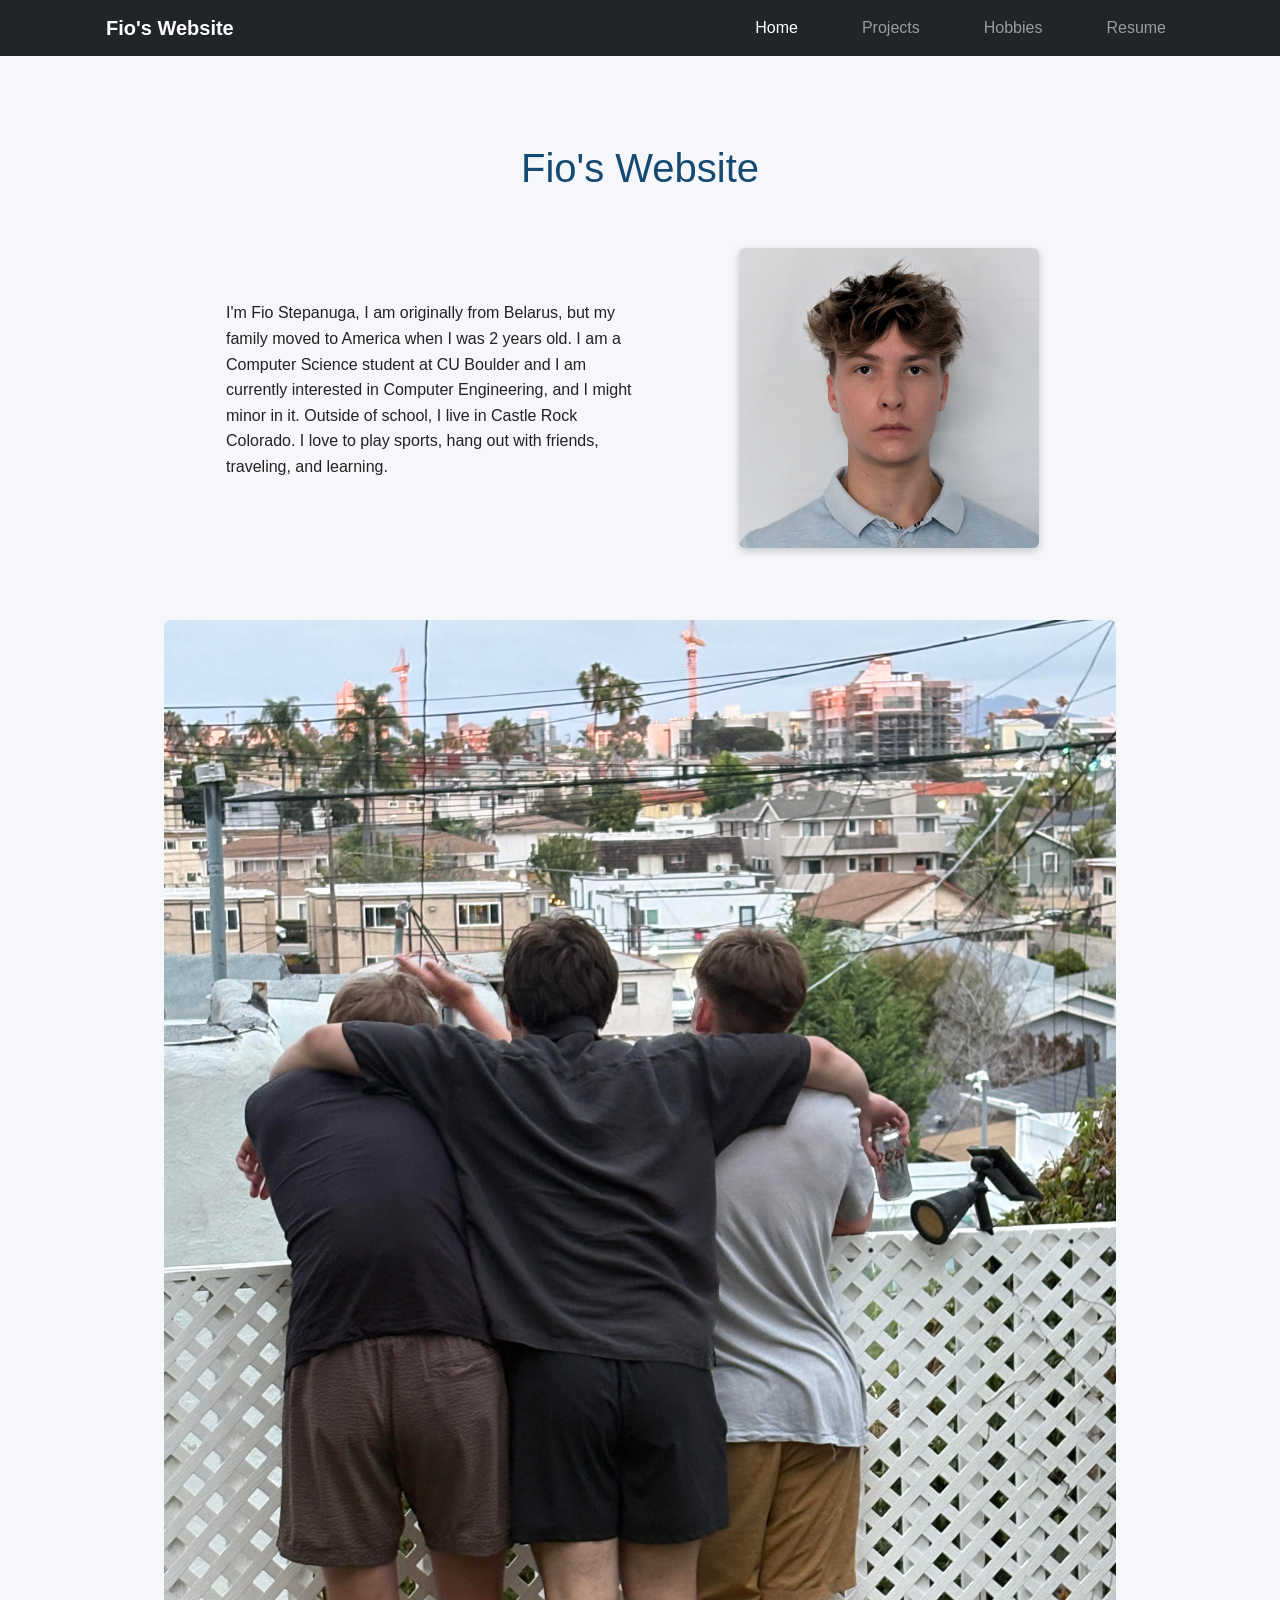
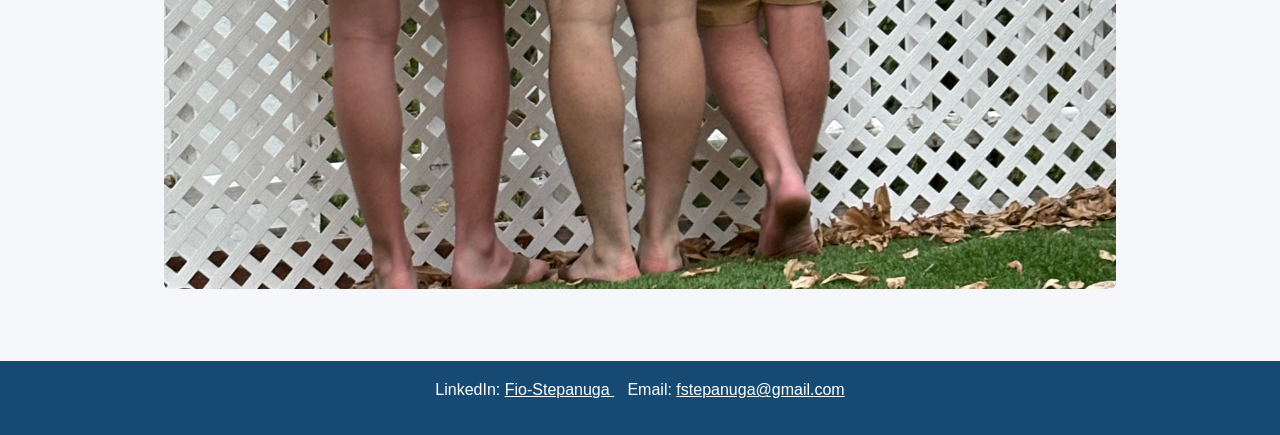
<file: index.html>
<!DOCTYPE html>
<html lang="en">

<head>
    <meta charset="UTF-8">
    <meta name="viewport" content="width=device-width, initial-scale=1.0">

    <title>Fio's Website</title>

    <link href="https://cdn.jsdelivr.net/npm/bootstrap@5.3.8/dist/css/bootstrap.min.css" rel="stylesheet">

    <script src="https://cdn.jsdelivr.net/npm/bootstrap@5.3.8/dist/js/bootstrap.bundle.min.js"></script>

    <link rel="stylesheet" href="views/styles.css">
</head>

<body>

    <!-- Bootstrap Navbar -->
    <nav class="navbar navbar-expand-lg navbar-dark bg-dark">
        <div class="container">

            <a class="navbar-brand" href="index.html">Fio's Website</a>

            <button class="navbar-toggler" type="button"
                    data-bs-toggle="collapse"
                    data-bs-target="#navbarNav"
                    aria-controls="navbarNav"
                    aria-expanded="false"
                    aria-label="Toggle navigation">

                <span class="navbar-toggler-icon"></span>
            </button>

            <div class="collapse navbar-collapse" id="navbarNav">

                <ul class="navbar-nav ms-auto">

                    <li class="nav-item">
                        <a class="nav-link active" href="index.html">Home</a>
                    </li>

                    <li class="nav-item">
                        <a class="nav-link" href="views/projects.html">Projects</a>
                    </li>

                    <li class="nav-item">
                        <a class="nav-link" href="views/hobbies.html">Hobbies</a>
                    </li>

                    <li class="nav-item">
                        <a class="nav-link" href="views/resume.html">Resume</a>
                    </li>

                </ul>

            </div>
        </div>
    </nav>


    <!-- Bootstrap Container -->
    <main class="container page-content">

        <h1>Fio's Website</h1>


        <!-- Bootstrap responsive grid -->
        <section class="row home-intro">

            <!-- Column -->
            <div class="col-md-7 home-about">

                <p>
                    I'm Fio Stepanuga, I am originally from Belarus, but my family
                    moved to America when I was 2 years old. I am a Computer Science student
                    at CU Boulder and I am currently interested in Computer Engineering, and
                    I might minor in it. Outside of school, I live in Castle Rock Colorado.
                    I love to play sports, hang out with friends, traveling, and learning.
                </p>

            </div>


            <!-- Column -->
            <div class="col-md-5 text-center">

                <img class="home-picture img-fluid rounded"
                     src="./resources/img/pfp.JPG"
                     alt="Picture of me">

            </div>

        </section>


        <!-- Second Bootstrap row -->
        <section class="row mt-5">

            <div class="col-12 text-center">

                <img class="img-fluid rounded"
                     src="./resources/img/friends.jpg"
                     alt="Picture of me with my friends">

            </div>

        </section>

    </main>


    <footer>
        <p>
            LinkedIn:
            <a href="https://www.linkedin.com/" target="_blank">
                Fio-Stepanuga
            </a>

            &nbsp;&nbsp;

            Email:
            <a href="mailto:fstepanuga@gmail.com">
                fstepanuga@gmail.com
            </a>
        </p>
    </footer>



</body>

</html>
</file>
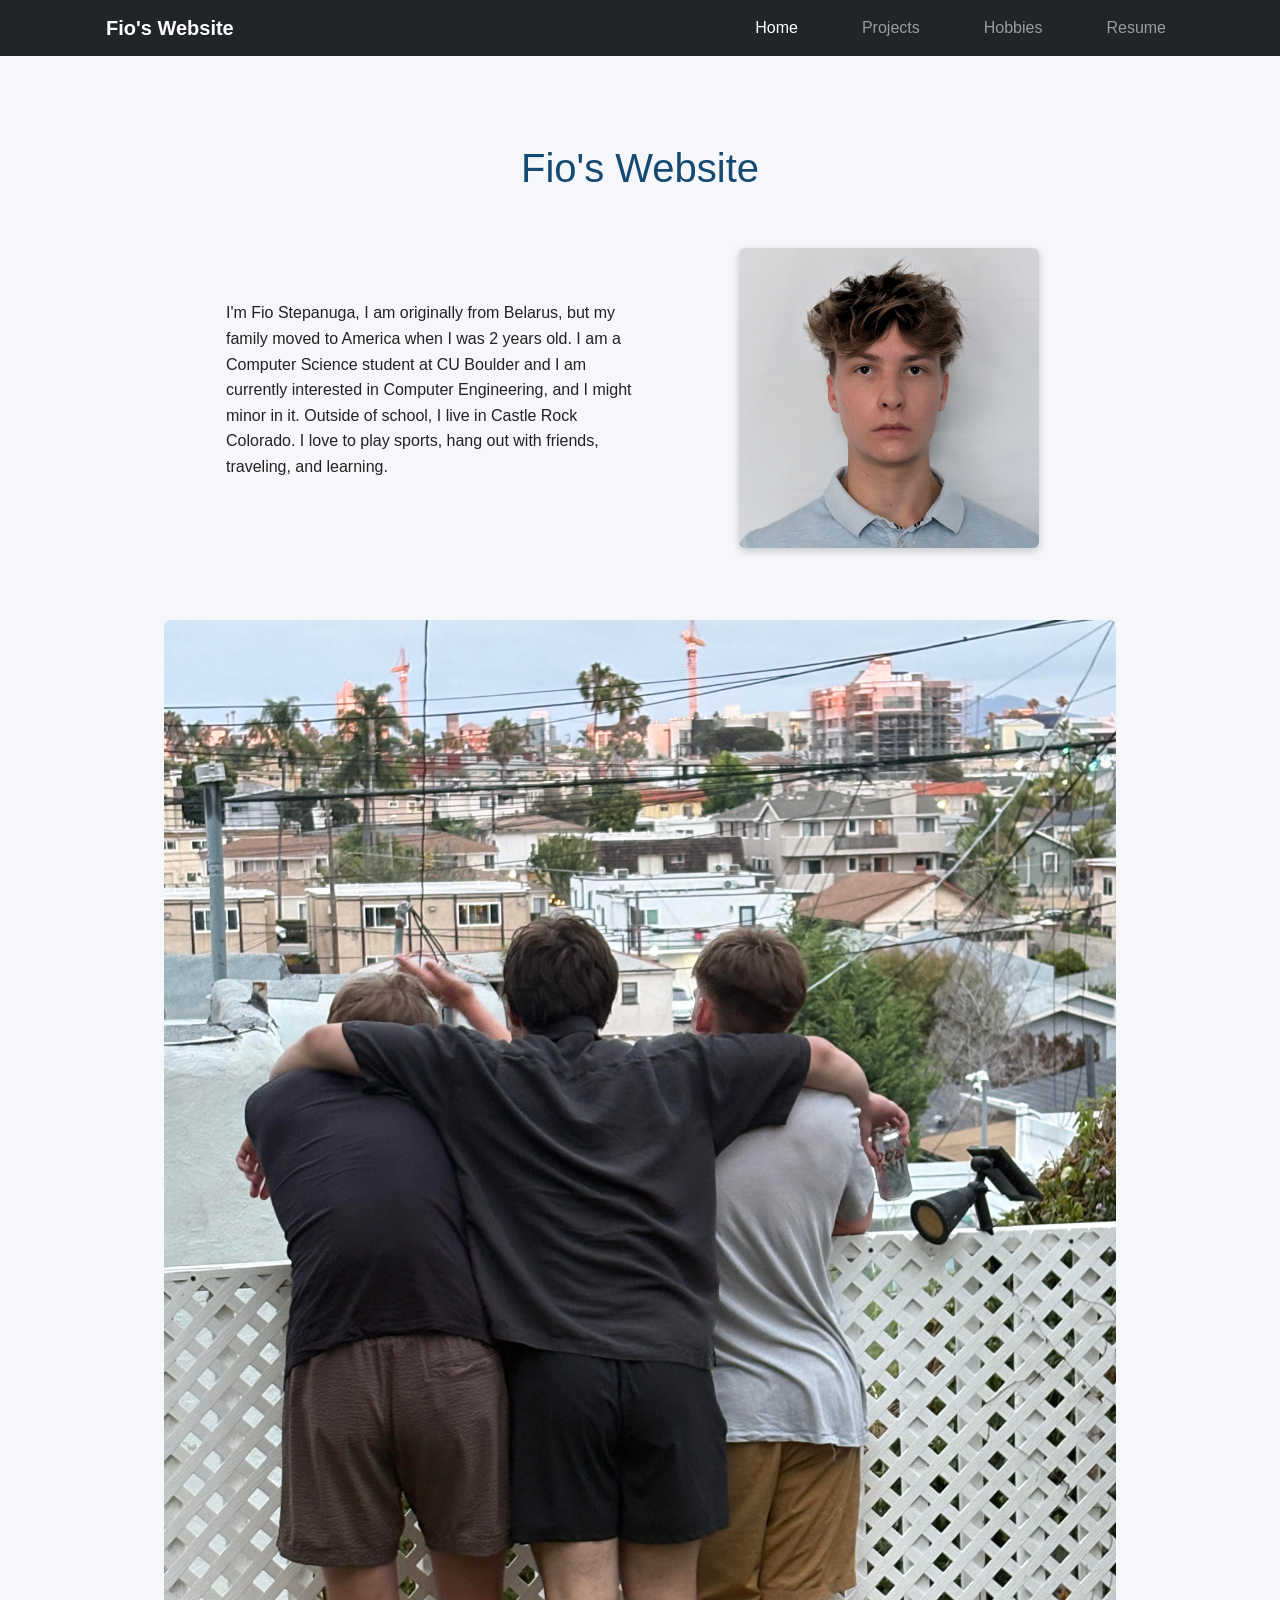
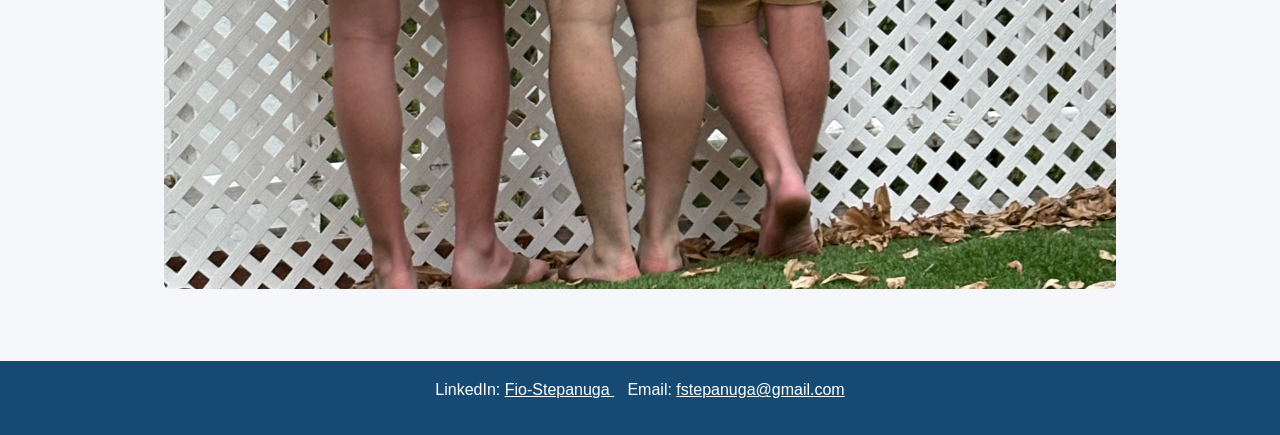
<file: views/index.html>
<!DOCTYPE html>
<html lang="en">

<head>
    <meta charset="UTF-8">
    <meta name="viewport" content="width=device-width, initial-scale=1.0">

    <title>Fio's Website</title>

    <link href="https://cdn.jsdelivr.net/npm/bootstrap@5.3.8/dist/css/bootstrap.min.css" rel="stylesheet">

    <script src="https://cdn.jsdelivr.net/npm/bootstrap@5.3.8/dist/js/bootstrap.bundle.min.js"></script>

    <link rel="stylesheet" href="./styles.css">
</head>

<body>

    <!-- Bootstrap Navbar -->
    <nav class="navbar navbar-expand-lg navbar-dark bg-dark">
        <div class="container">

            <a class="navbar-brand" href="home.html">Fio's Website</a>

            <button class="navbar-toggler" type="button"
                    data-bs-toggle="collapse"
                    data-bs-target="#navbarNav"
                    aria-controls="navbarNav"
                    aria-expanded="false"
                    aria-label="Toggle navigation">

                <span class="navbar-toggler-icon"></span>
            </button>

            <div class="collapse navbar-collapse" id="navbarNav">

                <ul class="navbar-nav ms-auto">

                    <li class="nav-item">
                        <a class="nav-link active" href="home.html">Home</a>
                    </li>

                    <li class="nav-item">
                        <a class="nav-link" href="projects.html">Projects</a>
                    </li>

                    <li class="nav-item">
                        <a class="nav-link" href="hobbies.html">Hobbies</a>
                    </li>

                    <li class="nav-item">
                        <a class="nav-link" href="resume.html">Resume</a>
                    </li>

                </ul>

            </div>
        </div>
    </nav>


    <!-- Bootstrap Container -->
    <main class="container page-content">

        <h1>Fio's Website</h1>


        <!-- Bootstrap responsive grid -->
        <section class="row home-intro">

            <!-- Column -->
            <div class="col-md-7 home-about">

                <p>
                    I'm Fio Stepanuga, I am originally from Belarus, but my family
                    moved to America when I was 2 years old. I am a Computer Science student
                    at CU Boulder and I am currently interested in Computer Engineering, and
                    I might minor in it. Outside of school, I live in Castle Rock Colorado.
                    I love to play sports, hang out with friends, traveling, and learning.
                </p>

            </div>


            <!-- Column -->
            <div class="col-md-5 text-center">

                <img class="home-picture img-fluid rounded"
                     src="../resources/img/pfp.JPG"
                     alt="Picture of me">

            </div>

        </section>


        <!-- Second Bootstrap row -->
        <section class="row mt-5">

            <div class="col-12 text-center">

                <img class="img-fluid rounded"
                     src="../resources/img/friends.jpg"
                     alt="Picture of me with my friends">

            </div>

        </section>

    </main>


    <footer>
        <p>
            LinkedIn:
            <a href="https://www.linkedin.com/" target="_blank">
                Fio-Stepanuga
            </a>

            &nbsp;&nbsp;

            Email:
            <a href="mailto:fstepanuga@gmail.com">
                fstepanuga@gmail.com
            </a>
        </p>
    </footer>



</body>

</html>
</file>
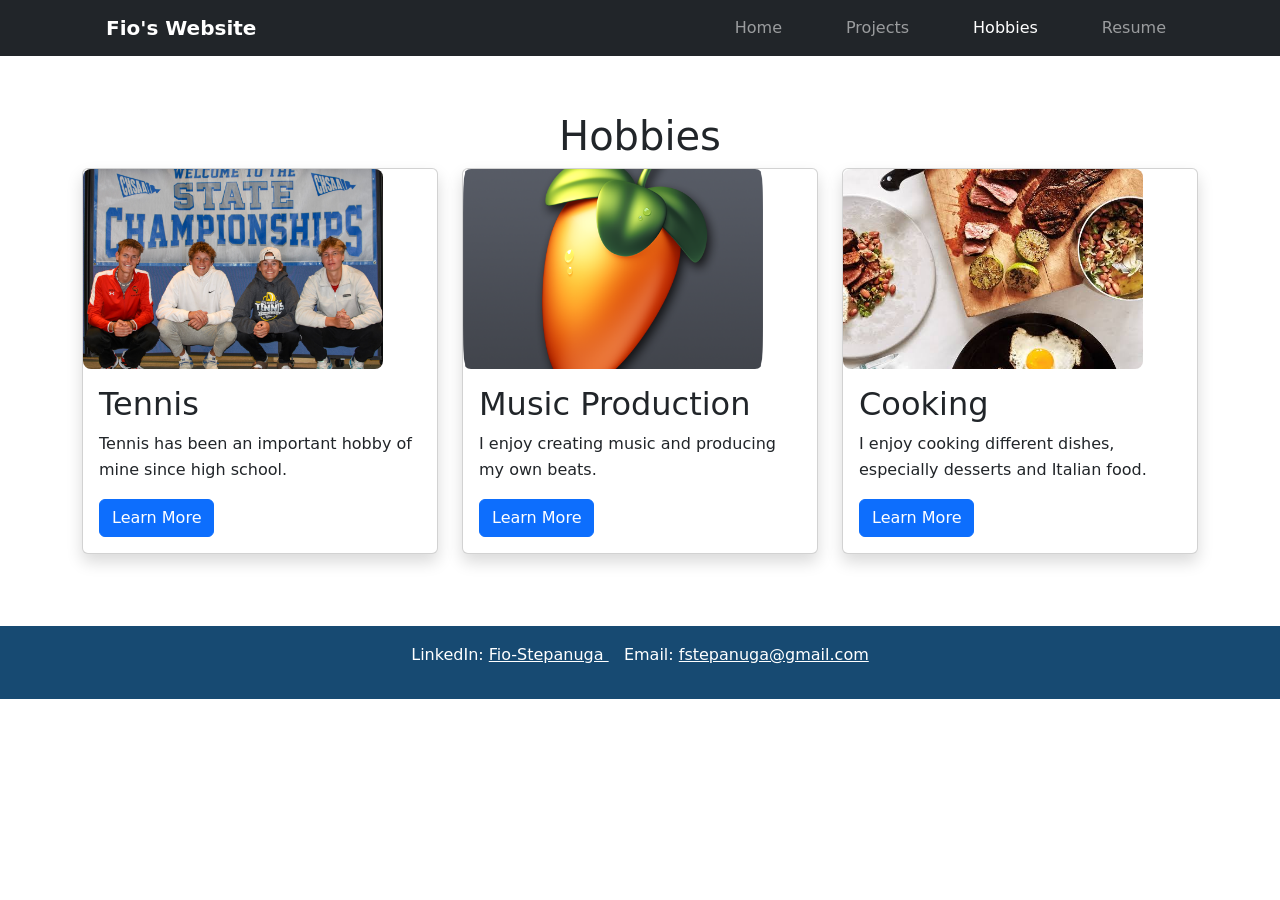
<file: views/hobbies.html>
<!DOCTYPE html> 
<html lang="en"> 
 
<head> 
 
    <!-- QUESTION: this is an example of an attribute. The UTF-8 charset is a set of 
    characters we want the html to use.--> 
 
    <meta charset="UTF-8"> 
    <meta name="viewport" content="width=device-width, initial-scale=1.0"> 
 
    <title>Hobbies</title> 
 
    <link rel="stylesheet" href="./styles.css"> 
 
    <!-- Bootstrap CSS --> 
    <link 
        href="https://cdn.jsdelivr.net/npm/bootstrap@5.3.0/dist/css/bootstrap.min.css"
        rel="stylesheet"
    />
        <!-- Bootstrap JavaScript -->
    <script
        src="https://cdn.jsdelivr.net/npm/bootstrap@5.3.0/dist/js/bootstrap.bundle.min.js">
    </script>

</head>

<!-- QUESTION: this is a parent child relationship. The body element nests
many different other elements inside of it. The body tag is the parent and the
other elements within are the children.-->

<body>

    <!-- Bootstrap Navigation Bar -->
    <!-- The navbar class creates a Bootstrap navigation bar.
         navbar-expand-lg means the navigation links are expanded on
         large screens and collapse into a menu on smaller screens.
         navbar-dark makes the navbar text/icons use a dark-navbar
         compatible color scheme, while bg-dark gives the navbar a
         dark background.-->
    <nav class="navbar navbar-expand-lg navbar-dark bg-dark">

        <div class="container">

            <a class="navbar-brand" href="../index.html">Fio's Website</a>

            <button
                class="navbar-toggler"
                type="button"
                data-bs-toggle="collapse"
                data-bs-target="#navbarNav"
                aria-controls="navbarNav"
                aria-expanded="false"
                aria-label="Toggle navigation">

                <span class="navbar-toggler-icon"></span>

            </button>

            <div class="collapse navbar-collapse" id="navbarNav">

                <ul class="navbar-nav ms-auto">

                    <li class="nav-item">
                        <a class="nav-link" href="../index.html">Home</a>
                    </li>

                    <li class="nav-item">
                        <a class="nav-link" href="projects.html">Projects</a>
                    </li>

                    <li class="nav-item">
                        <a class="nav-link active" href="hobbies.html">Hobbies</a>
                    </li>

                    <li class="nav-item">
                        <a class="nav-link" href="resume.html">Resume</a>
                    </li>

                </ul>

            </div>

        </div>

    </nav>


    <main class="container page-content">
    
        <!-- QUESTION: This is an example of an element. This header defines how the web browser should
         display the information within the tag. In this case, the element is a header and the header
         will show "Hobbies"-->
        <h1>Hobbies</h1>

        <!-- Bootstrap responsive grid -->
        <!-- The row class creates a Bootstrap grid row.
             g-4 controls the gutters, which are the spaces between
             the columns and rows. The 4 represents Bootstrap's
             spacing scale for the size of the gutters. -->

        <div class="row g-4">

            <!-- Tennis -->
            <!-- col-12 makes the card take the full width on small screens.
                 col-md-6 makes it take half the width on medium screens.
                 col-lg-4 makes it take one third of the width on large screens. -->

            <div class="col-12 col-md-6 col-lg-4">

                <section class="card h-100 shadow hobby-card">

                    <img
                        class="card-img-top"
                        src="../resources/img/tennisstate.JPG"
                        alt="Picture of me at tennis state championship"
                    >

                    <div class="card-body">

                        <h2 class="card-title">Tennis</h2>

                        <p class="card-text">
                            Tennis has been an important hobby of mine since high school.
                        </p>

                        <!-- Bootstrap Collapse -->
                        <button
                            class="btn btn-primary"
                            type="button"
                            data-bs-toggle="collapse"
                            data-bs-target="#tennisInfo"
                            aria-expanded="false"
                            aria-controls="tennisInfo">
                            Learn More
                        </button>

                        <div class="collapse mt-3" id="tennisInfo">

                            <p class="card-text">
                                I have been playing tennis since sophomore year of high school.
                                I played for my highschool team for 3 years. I am a two time
                                state qualifier and I still play with my friends casually from
                                time to time. Tennis has taught me a lot about teamwork and
                                skill building.
                            </p>

                        </div>

                    </div>

                </section>

            </div>


            <!-- Music Production -->

            <div class="col-12 col-md-6 col-lg-4">

                <section class="card h-100 shadow hobby-card">

                    <img
                        class="card-img-top"
                        src="../resources/img/flicon.png"
                        alt="Picture of FL Studio"
                    >

                    <div class="card-body">

                        <h2 class="card-title">Music Production</h2>

                        <p class="card-text">
                            I enjoy creating music and producing my own beats.
                        </p>

                        <!-- Bootstrap Collapse -->
                        <button
                            class="btn btn-primary"
                            type="button"
                            data-bs-toggle="collapse"
                            data-bs-target="#musicInfo"
                            aria-expanded="false"
                            aria-controls="musicInfo">
                            Learn More
                        </button>

                        <div class="collapse mt-3" id="musicInfo">

                            <p class="card-text">
                                I have always loved listening to music, and I have a personality
                                that loves creating things. I combined my two interests and started
                                producing music. I have slowed down because of college but I have
                                around 6 months of experience.
                            </p>

                        </div>

                    </div>

                </section>

            </div>


            <!-- Cooking -->

            <div class="col-12 col-md-6 col-lg-4">

                <section class="card h-100 shadow hobby-card">

                    <img
                        class="card-img-top"
                        src="../resources/img/cookingimage.jpg"
                        alt="Picture of cooking"
                    >

                    <div class="card-body">

                        <h2 class="card-title">Cooking</h2>

                        <p class="card-text">
                            I enjoy cooking different dishes, especially desserts and Italian food.
                        </p>

                        <!-- Bootstrap Collapse -->
                        <button
                            class="btn btn-primary"
                            type="button"
                            data-bs-toggle="collapse"
                            data-bs-target="#cookingInfo"
                            aria-expanded="false"
                            aria-controls="cookingInfo">
                            Learn More
                        </button>

                        <div class="collapse mt-3" id="cookingInfo">

                            <p class="card-text">
                                I started learning how to cook many different dishes over the summer
                                of 2026. I love to make desserts such as creme brulee, muffins, and
                                cakes. I like to make italian dishes, tacos, chicken dishes, and a
                                lot more.
                            </p>

                        </div>

                    </div>

                </section>

            </div>

        </div>

    </main>


    <footer>
        <p>
            LinkedIn:
            <a href="https://www.linkedin.com/" target="_blank">
                Fio-Stepanuga
            </a>

            &nbsp;&nbsp;

            Email:
            <a href="mailto:fstepanuga@gmail.com">
                fstepanuga@gmail.com
            </a>
        </p>
    </footer>


</body>

</html>
</file>
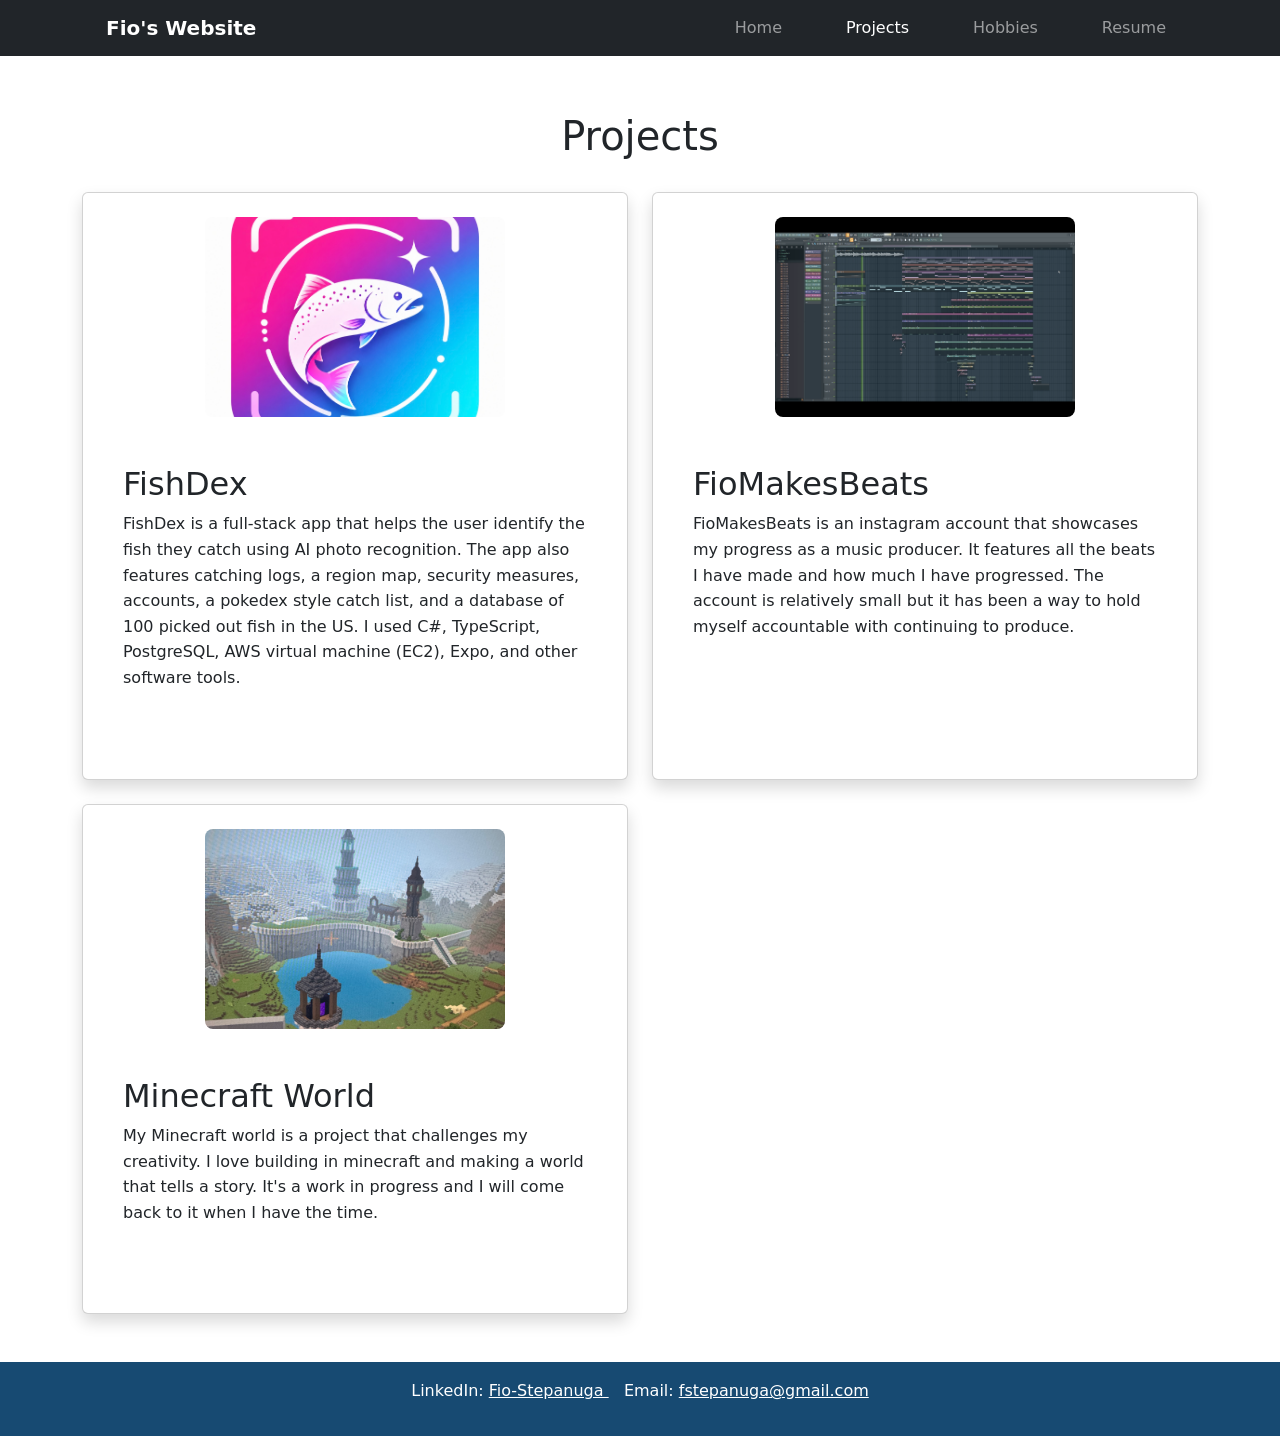
<file: views/projects.html>
<!DOCTYPE html>
<html lang="en">

<head>
    <meta charset="UTF-8">
    <meta name="viewport" content="width=device-width, initial-scale=1.0">

    <title>Projects</title>

    <link rel="stylesheet" href="./styles.css">

    <!-- Bootstrap CSS -->
    <link
        href="https://cdn.jsdelivr.net/npm/bootstrap@5.3.0/dist/css/bootstrap.min.css"
        rel="stylesheet"
    />
        <!-- Bootstrap JavaScript -->
    <script
        src="https://cdn.jsdelivr.net/npm/bootstrap@5.3.0/dist/js/bootstrap.bundle.min.js">
    </script>
</head>

<body>

    <!-- Bootstrap Navigation Bar -->
    <nav class="navbar navbar-expand-lg navbar-dark bg-dark">
        <div class="container">

            <a class="navbar-brand" href="../index.html">Fio's Website</a>

            <button
                class="navbar-toggler"
                type="button"
                data-bs-toggle="collapse"
                data-bs-target="#navbarNav"
                aria-controls="navbarNav"
                aria-expanded="false"
                aria-label="Toggle navigation">

                <span class="navbar-toggler-icon"></span>

            </button>

            <div class="collapse navbar-collapse" id="navbarNav">

                <ul class="navbar-nav ms-auto">

                    <li class="nav-item">
                        <a class="nav-link" href="../index.html">Home</a>
                    </li>

                    <li class="nav-item">
                        <a class="nav-link active" href="projects.html">Projects</a>
                    </li>

                    <li class="nav-item">
                        <a class="nav-link" href="hobbies.html">Hobbies</a>
                    </li>

                    <li class="nav-item">
                        <a class="nav-link" href="resume.html">Resume</a>
                    </li>

                </ul>

            </div>
        </div>
    </nav>


    <main class="container page-content">

        <h1>Projects</h1>

        <!-- Bootstrap responsive grid -->
        <div class="row g-4">

            <!-- FishDex -->
            <div class="col-12 col-md-6">

                <section class="card h-100 shadow project-card">

                    <img
                        class="card-img-top"
                        src="../resources/img/fishdex.jpg"
                        alt="Picture of FishDex"
                    >

                    <div class="card-body">

                        <h2 class="card-title">FishDex</h2>

                        <p class="card-text">
                            FishDex is a full-stack app that helps the user identify the fish they catch using AI photo recognition. 
                            The app also features catching logs, a region map, security measures, accounts, 
                            a pokedex style catch list, and a database of 100 picked out fish in the US. 
                            I used C#, TypeScript, PostgreSQL, AWS virtual machine (EC2), Expo, and other software tools.
                        </p>

                    </div>

                </section>

            </div>


            <!-- FioMakesBeats -->
            <div class="col-12 col-md-6">

                <section class="card h-100 shadow project-card">

                    <img
                        class="card-img-top"
                        src="../resources/img/flstudio.PNG"
                        alt="Picture of FioMakesBeats"
                    >

                    <div class="card-body">

                        <h2 class="card-title">FioMakesBeats</h2>

                        <p class="card-text">
                            FioMakesBeats is an instagram account that showcases my progress as a music
                            producer. It features all the beats I have made and how much I have progressed.
                            The account is relatively small but it has been a way to hold myself
                            accountable with continuing to produce.
                        </p>

                    </div>

                </section>

            </div>


            <!-- Minecraft World -->
            <div class="col-12 col-md-6">

                <section class="card h-100 shadow project-card">

                    <img
                        class="card-img-top"
                        src="../resources/img/mcbase.jpeg"
                        alt="Picture of my minecraft base"
                    >

                    <div class="card-body">

                        <h2 class="card-title">Minecraft World</h2>

                        <p class="card-text">
                            My Minecraft world is a project that challenges my creativity.
                            I love building in minecraft and making a world that tells a
                            story. It's a work in progress and I will come back to it when
                            I have the time.
                        </p>

                    </div>

                </section>

            </div>

        </div>

    </main>


    <footer>
        <p>
            LinkedIn:
            <a href="https://www.linkedin.com/" target="_blank">
                Fio-Stepanuga
            </a>

            &nbsp;&nbsp;

            Email:
            <a href="mailto:fstepanuga@gmail.com">
                fstepanuga@gmail.com
            </a>
        </p>
    </footer>


</body>

</html>
</file>
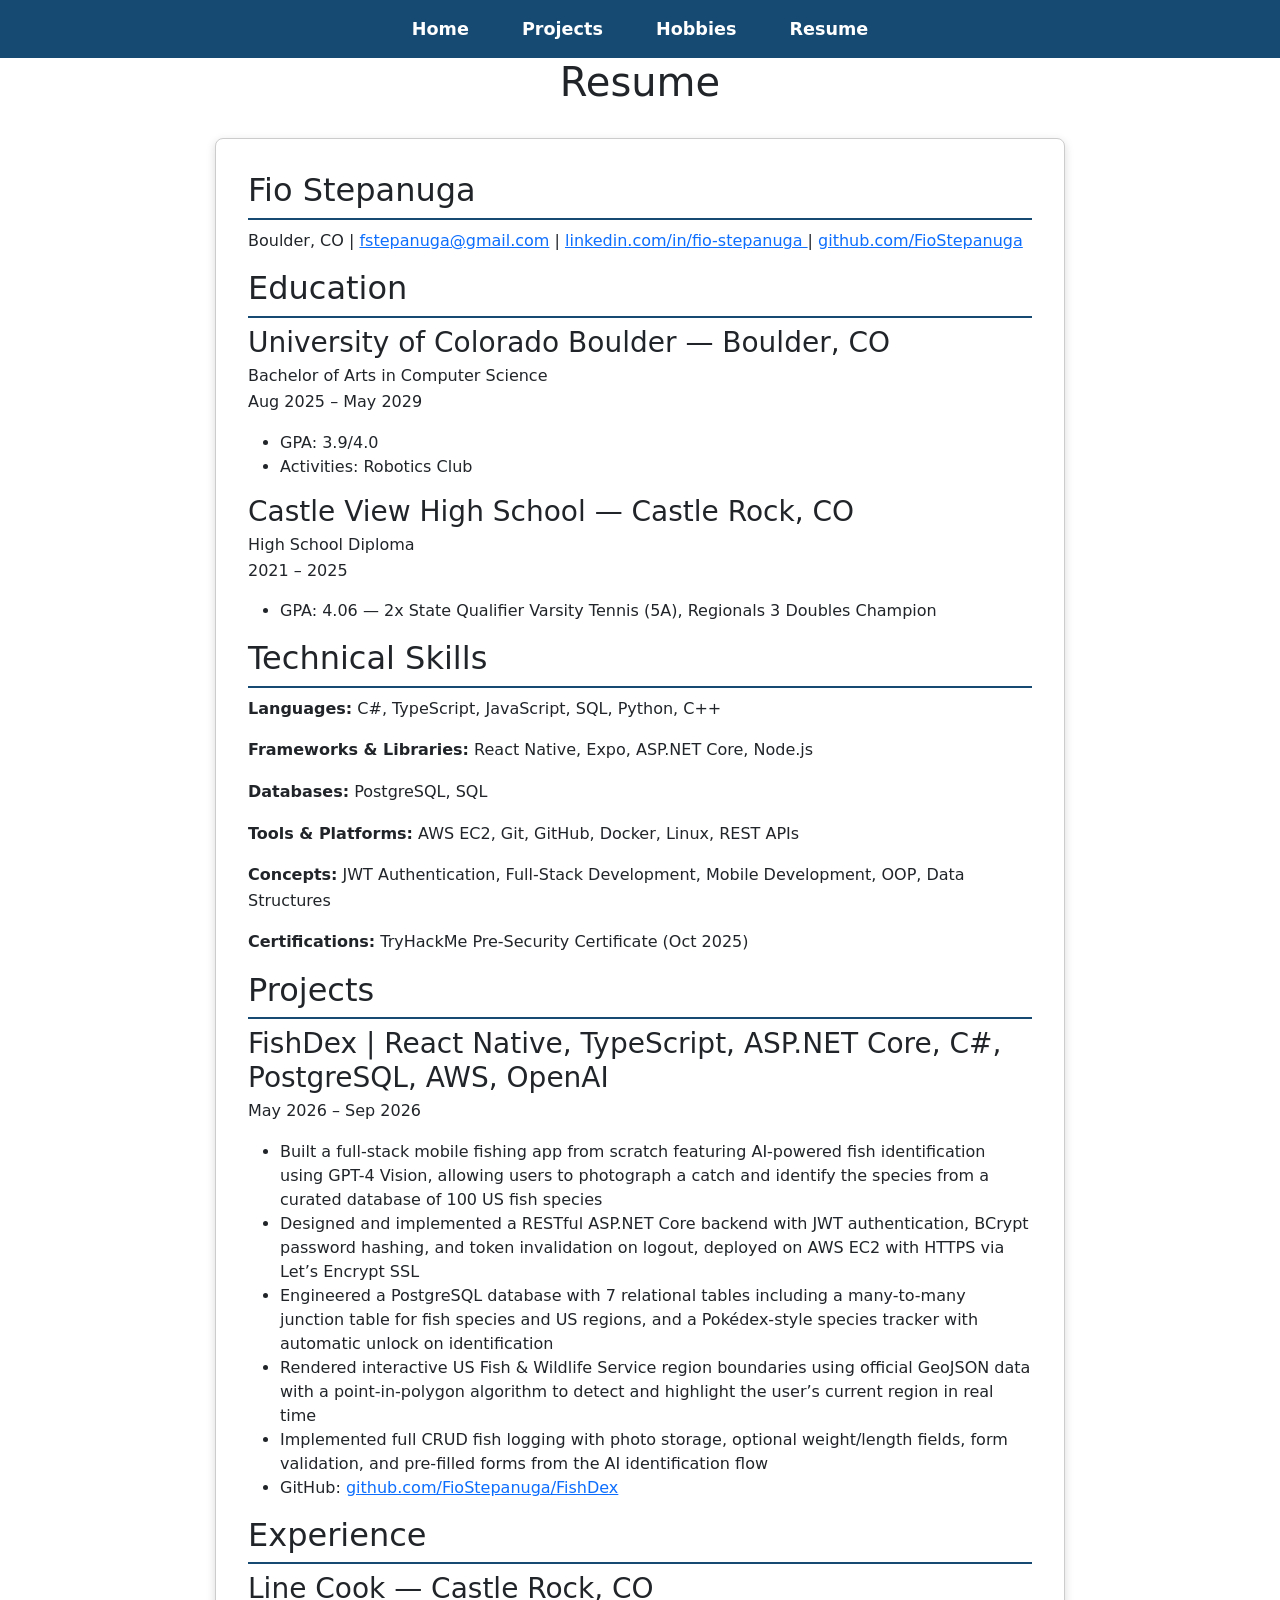
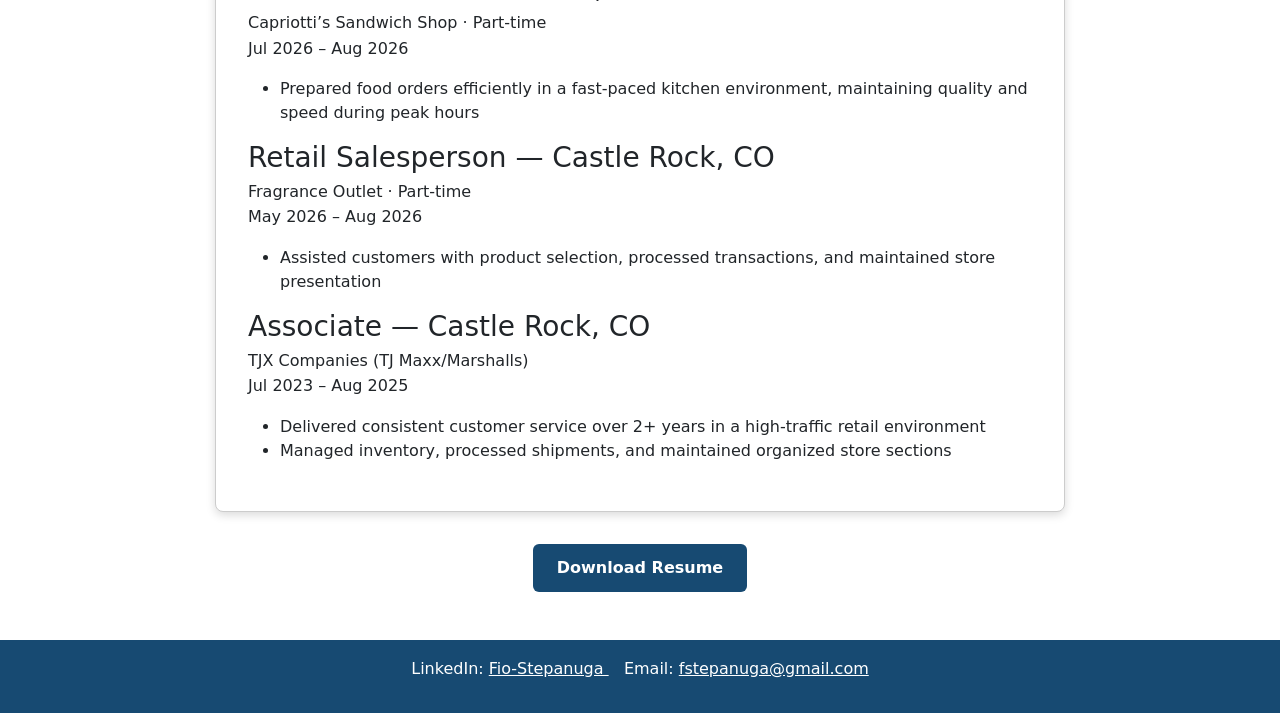
<file: views/resume.html>
<!DOCTYPE html>
<html lang="en">

<head>
    <meta charset="UTF-8">
    <meta name="viewport" content="width=device-width, initial-scale=1.0">
    <title>Resume</title>
    <link rel="stylesheet" href="./styles.css">
    <link
        href="https://cdn.jsdelivr.net/npm/bootstrap@5.3.0/dist/css/bootstrap.min.css"
        rel="stylesheet"
     />
</head>

<body>

    <nav>
        <a href="../index.html">Home</a>
        <a href="projects.html">Projects</a>
        <a href="hobbies.html">Hobbies</a>
        <a href="resume.html">Resume</a>
    </nav>


    <main>

        <h1>Resume</h1>

        <section class="resume">

            <header>
                <h2>Fio Stepanuga</h2>

                <p>
                    Boulder, CO |
                    <a href="mailto:fstepanuga@gmail.com">fstepanuga@gmail.com</a> |
                    <a href="https://linkedin.com/in/fio-stepanuga" target="_blank">
                        linkedin.com/in/fio-stepanuga
                    </a> |
                    <a href="https://github.com/FioStepanuga" target="_blank">
                        github.com/FioStepanuga
                    </a>
                </p>
            </header>


            <section>
                <h2>Education</h2>

                <h3>University of Colorado Boulder — Boulder, CO</h3>

                <p>
                    Bachelor of Arts in Computer Science
                    <br>
                    Aug 2025 – May 2029
                </p>

                <ul>
                    <li>GPA: 3.9/4.0</li>
                    <li>Activities: Robotics Club</li>
                </ul>


                <h3>Castle View High School — Castle Rock, CO</h3>

                <p>
                    High School Diploma
                    <br>
                    2021 – 2025
                </p>

                <ul>
                    <li>
                        GPA: 4.06 — 2x State Qualifier Varsity Tennis (5A),
                        Regionals 3 Doubles Champion
                    </li>
                </ul>
            </section>


            <section>
                <h2>Technical Skills</h2>

                <p>
                    <strong>Languages:</strong>
                    C#, TypeScript, JavaScript, SQL, Python, C++
                </p>

                <p>
                    <strong>Frameworks &amp; Libraries:</strong>
                    React Native, Expo, ASP.NET Core, Node.js
                </p>

                <p>
                    <strong>Databases:</strong>
                    PostgreSQL, SQL
                </p>

                <p>
                    <strong>Tools &amp; Platforms:</strong>
                    AWS EC2, Git, GitHub, Docker, Linux, REST APIs
                </p>

                <p>
                    <strong>Concepts:</strong>
                    JWT Authentication, Full-Stack Development,
                    Mobile Development, OOP, Data Structures
                </p>

                <p>
                    <strong>Certifications:</strong>
                    TryHackMe Pre-Security Certificate (Oct 2025)
                </p>
            </section>


            <section>
                <h2>Projects</h2>

                <h3>
                    FishDex |
                    React Native, TypeScript, ASP.NET Core, C#,
                    PostgreSQL, AWS, OpenAI
                </h3>

                <p>
                    May 2026 – Sep 2026
                </p>

                <ul>
                    <li>
                        Built a full-stack mobile fishing app from scratch
                        featuring AI-powered fish identification using GPT-4 Vision,
                        allowing users to photograph a catch and identify the species
                        from a curated database of 100 US fish species
                    </li>

                    <li>
                        Designed and implemented a RESTful ASP.NET Core backend
                        with JWT authentication, BCrypt password hashing, and
                        token invalidation on logout, deployed on AWS EC2 with
                        HTTPS via Let’s Encrypt SSL
                    </li>

                    <li>
                        Engineered a PostgreSQL database with 7 relational tables
                        including a many-to-many junction table for fish species
                        and US regions, and a Pokédex-style species tracker with
                        automatic unlock on identification
                    </li>

                    <li>
                        Rendered interactive US Fish &amp; Wildlife Service region
                        boundaries using official GeoJSON data with a
                        point-in-polygon algorithm to detect and highlight the
                        user’s current region in real time
                    </li>

                    <li>
                        Implemented full CRUD fish logging with photo storage,
                        optional weight/length fields, form validation, and
                        pre-filled forms from the AI identification flow
                    </li>

                    <li>
                        GitHub:
                        <a href="https://github.com/FioStepanuga/FishDex" target="_blank">
                            github.com/FioStepanuga/FishDex
                        </a>
                    </li>
                </ul>
            </section>


            <section>
                <h2>Experience</h2>

                <h3>Line Cook — Castle Rock, CO</h3>

                <p>
                    Capriotti’s Sandwich Shop · Part-time
                    <br>
                    Jul 2026 – Aug 2026
                </p>

                <ul>
                    <li>
                        Prepared food orders efficiently in a fast-paced kitchen
                        environment, maintaining quality and speed during peak hours
                    </li>
                </ul>


                <h3>Retail Salesperson — Castle Rock, CO</h3>

                <p>
                    Fragrance Outlet · Part-time
                    <br>
                    May 2026 – Aug 2026
                </p>

                <ul>
                    <li>
                        Assisted customers with product selection, processed
                        transactions, and maintained store presentation
                    </li>
                </ul>


                <h3>Associate — Castle Rock, CO</h3>

                <p>
                    TJX Companies (TJ Maxx/Marshalls)
                    <br>
                    Jul 2023 – Aug 2025
                </p>

                <ul>
                    <li>
                        Delivered consistent customer service over 2+ years
                        in a high-traffic retail environment
                    </li>

                    <li>
                        Managed inventory, processed shipments, and maintained
                        organized store sections
                    </li>
                </ul>

            </section>

        </section>


        <section>
            <a class="download-button" href="../resources/Resume.pdf" download>
                Download Resume
            </a>
        </section>


    </main>


    <footer>
        <p>
            LinkedIn:
            <a href="https://www.linkedin.com/" target="_blank">
                Fio-Stepanuga
            </a>

            &nbsp;&nbsp;

            Email:
            <a href="mailto:fstepanuga@gmail.com">
                fstepanuga@gmail.com
            </a>
        </p>
    </footer>

</body>

</html>
</file>
<file: views/styles.css>
body {
    font-family: Arial, Helvetica, sans-serif;
    background-color: #f5f7fa;
    color: #222222;
    margin: 0;
}

h1 {
    font-size: 2.5rem;
    color: #174a72;
    text-align: center;
    margin: 2rem 0;
}

h2 {
    color: #174a72;
}

p {
    line-height: 1.6;
}



nav {
    background-color: #174a72;
    padding: 1rem;
    text-align: center;
}


nav a {
    color: white;
    text-decoration: none;
    font-weight: bold;
    font-size: 1.1rem;
    margin: 0 1.5rem;
}

nav a:hover {
    text-decoration: underline;
}


.page-content {
    max-width: 1000px;
    margin: 2rem auto;
    padding: 1.5rem;
}

.project-card {
    margin: 1.5rem 0;
    padding: 1.5rem;
    background-color: white;


    border: 1px solid #cccccc;
    border-radius: 10px;
    box-shadow: 0 2px 6px rgba(0, 0, 0, 0.1);


    display: flex;
    justify-content: space-between;
    align-items: center;
    gap: 2rem;
}


.hobby-description,
.project-description {
    flex: 1;
}


.hobby-card img,
.project-card img {
    width: 300px;
    height: 200px;
    object-fit: cover;
    border-radius: 8px;
}



.resume {
    max-width: 850px;
    margin: 2rem auto;
    padding: 2rem;

    background-color: white;
    border: 1px solid #cccccc;
    border-radius: 8px;
    box-shadow: 0 3px 10px rgba(0, 0, 0, 0.15);
}

.resume h2 {
    border-bottom: 2px solid #174a72;
    padding-bottom: 0.5rem;
}

.resume h3 {
    margin-bottom: 0.25rem;
}


.download-button {
    display: block;
    width: fit-content;

    margin: 2rem auto;
    padding: 0.75rem 1.5rem;

    background-color: #174a72;
    color: white;

    border: none;
    border-radius: 6px;

    font-size: 1rem;
    font-weight: bold;
    text-decoration: none;
}


.download-button:hover {
    background-color: #0d3552;
    color: white;
}


footer {
    margin-top: 3rem;
    padding: 1rem;

    background-color: #174a72;
    color: white;

    text-align: center;
}

footer a {
    color: white;
}


.home-intro {
    max-width: 900px;
    margin: 2rem auto;
    padding: 1.5rem;

    display: flex;
    align-items: center;
    gap: 3rem;
}

.home-about {
    flex: 1;
}

.home-picture {
    width: 300px;
    height: 300px;

    object-fit: cover;

    border-radius: 10px;
    box-shadow: 0 3px 8px rgba(0, 0, 0, 0.2);
}


@media (max-width: 700px) {

    nav a {
        margin: 0 0.5rem;
        font-size: 0.9rem;
    }

    .hobby-card,
    .project-card,
    .home-intro {
        flex-direction: column;
    }

    .hobby-card img,
    .project-card img,
    .home-picture {
        width: 100%;
        height: auto;
    }
}
</file>
